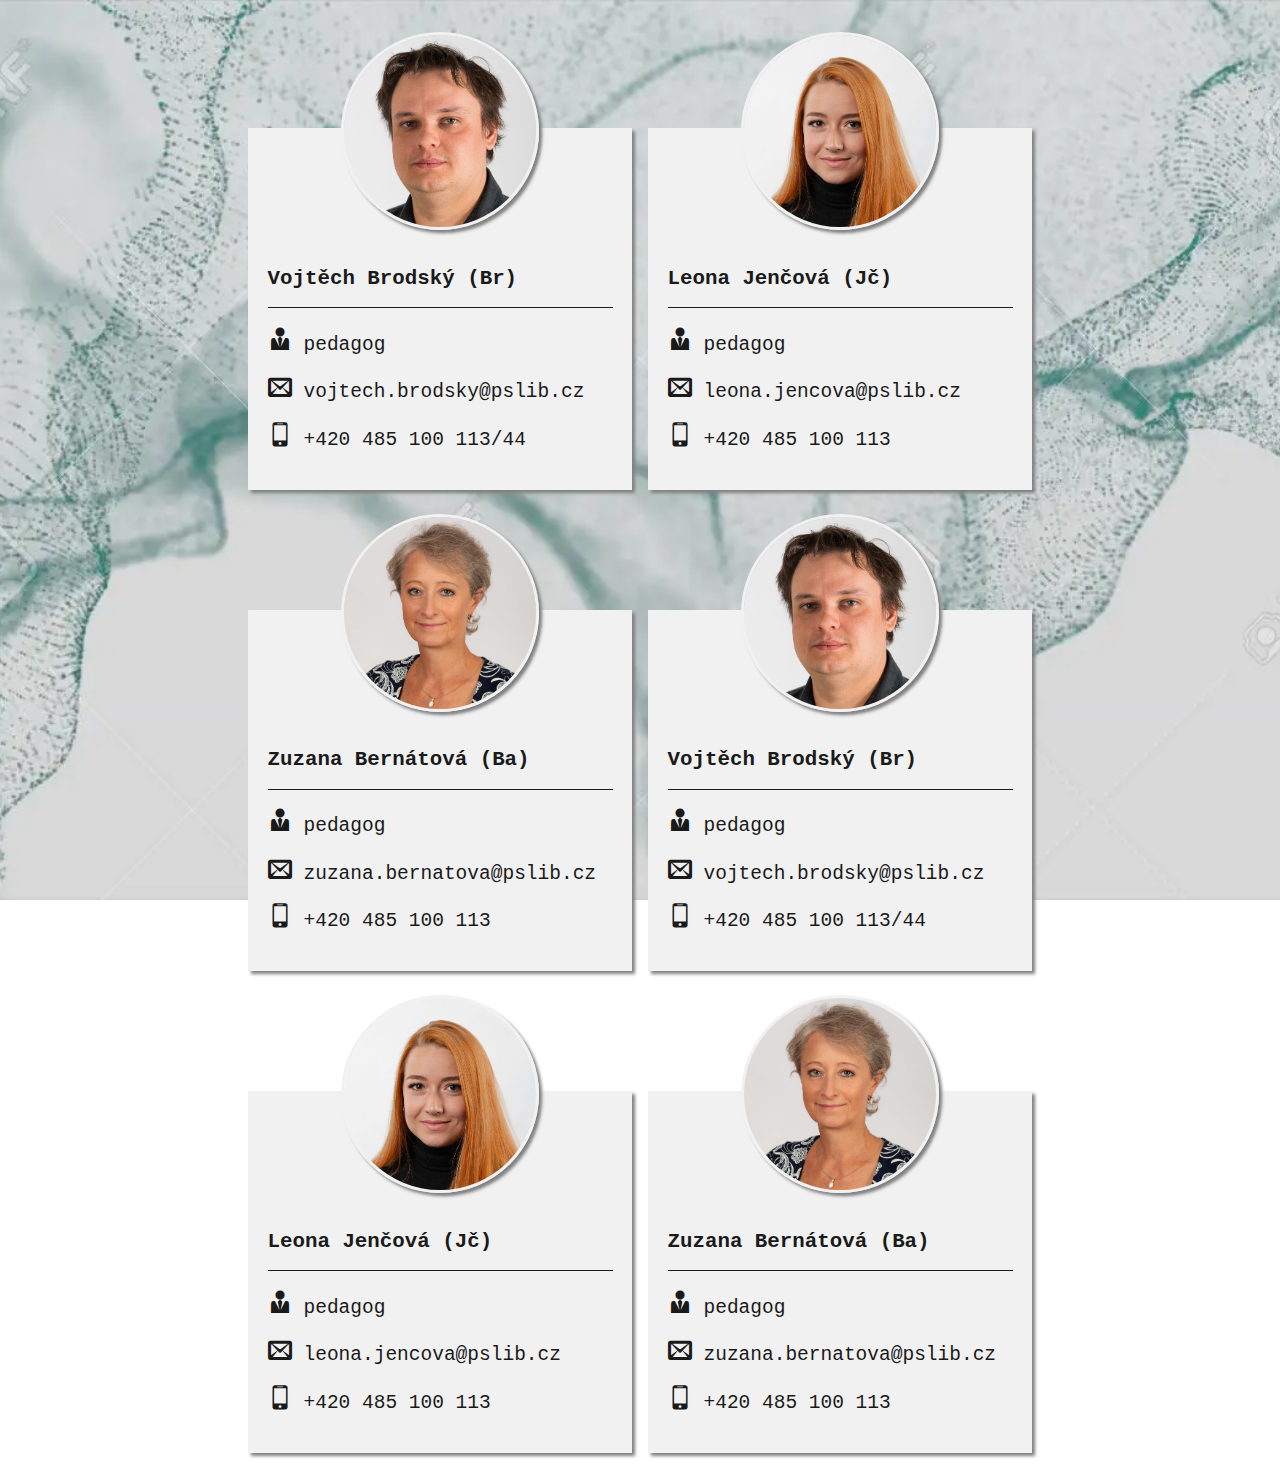
<file: index.html>
<!DOCTYPE html>
<html lang="en">

<head>
    <meta charset="UTF-8">
    <meta name="viewport" content="width=device-width, initial-scale=1.0">
    <link rel="stylesheet" href="css/layout.css">
    <link rel="stylesheet" href="css/main.css">
    <link rel="stylesheet" href="icomoon/style.css">
    <title>Document</title>
</head>

<body>
    <div class="page">
        <header>
            <figure class="zarovnani">

                
                <div class="card">


                    <header class="card__photo">
                        <img class="profilovka stin" src="./img/Br.jpg">
                    </header>


                    <div class="block">

                        <h2 class="heading--h2">Vojtěch Brodský (Br)</h2>
                        <div class="info">
                            <p>
                                <span class="icon-job">
                                </span>
                                pedagog
                            </p>
                            <p>
                                <span class="icon-mail">
                                </span>
                                vojtech.brodsky@pslib.cz
                            </p>
                            <p>
                                <span class="icon-mobile">
                                </span>
                                +420 485 100 113/44
                            </p>
                        </div>

                    </div>
                </div>
                <div class="card">


                    <header class="card__photo">
                        <img class="profilovka stin" src="./img/Jc.jpg">
                    </header>


                    <div class="block">

                        <h2 class="heading--h2">Leona Jenčová (Jč)</h2>
                        <div class="info">
                            <p>
                                <span class="icon-job">
                                </span>
                                pedagog
                            </p>
                            <p>
                                <span class="icon-mail">
                                </span>
                                leona.jencova@pslib.cz
                            </p>
                            <p>
                                <span class="icon-mobile">
                                </span>
                                +420 485 100 113
                            </p>
                        </div>

                    </div>
                </div>
                <div class="card">


                    <header class="card__photo">
                        <img class="profilovka stin" src="./img/Ba.jpg">
                    </header>


                    <div class="block">

                        <h2 class="heading--h2">Zuzana Bernátová (Ba)</h2>
                        <div class="info">
                            <p>
                                <span class="icon-job">
                                </span>
                                pedagog
                            </p>
                            <p>
                                <span class="icon-mail">
                                </span>
                                zuzana.bernatova@pslib.cz
                            </p>
                            <p>
                                <span class="icon-mobile">
                                </span>
                                +420 485 100 113
                            </p>
                        </div>

                    </div>
                </div>
                <div class="card">


                    <header class="card__photo">
                        <img class="profilovka stin" src="./img/Br.jpg">
                    </header>


                    <div class="block">

                        <h2 class="heading--h2">Vojtěch Brodský (Br)</h2>
                        <div class="info">
                            <p>
                                <span class="icon-job">
                                </span>
                                pedagog
                            </p>
                            <p>
                                <span class="icon-mail">
                                </span>
                                vojtech.brodsky@pslib.cz
                            </p>
                            <p>
                                <span class="icon-mobile">
                                </span>
                                +420 485 100 113/44
                            </p>
                        </div>

                    </div>
                </div>
                <div class="card">


                    <header class="card__photo">
                        <img class="profilovka stin" src="./img/Jc.jpg">
                    </header>


                    <div class="block">

                        <h2 class="heading--h2">Leona Jenčová (Jč)</h2>
                        <div class="info">
                            <p>
                                <span class="icon-job">
                                </span>
                                pedagog
                            </p>
                            <p>
                                <span class="icon-mail">
                                </span>
                                leona.jencova@pslib.cz
                            </p>
                            <p>
                                <span class="icon-mobile">
                                </span>
                                +420 485 100 113
                            </p>
                        </div>

                    </div>
                </div>
                <div class="card">


                    <header class="card__photo">
                        <img class="profilovka stin" src="./img/Ba.jpg">
                    </header>


                    <div class="block">

                        <h2 class="heading--h2">Zuzana Bernátová (Ba)</h2>
                        <div class="info">
                            <p>
                                <span class="icon-job">
                                </span>
                                pedagog
                            </p>
                            <p>
                                <span class="icon-mail">
                                </span>
                                zuzana.bernatova@pslib.cz
                            </p>
                            <p>
                                <span class="icon-mobile">
                                </span>
                                +420 485 100 113
                            </p>
                        </div>

                    </div>
                </div>

            </figure>
        </header>
    </div>



</body>

</html>
</file>
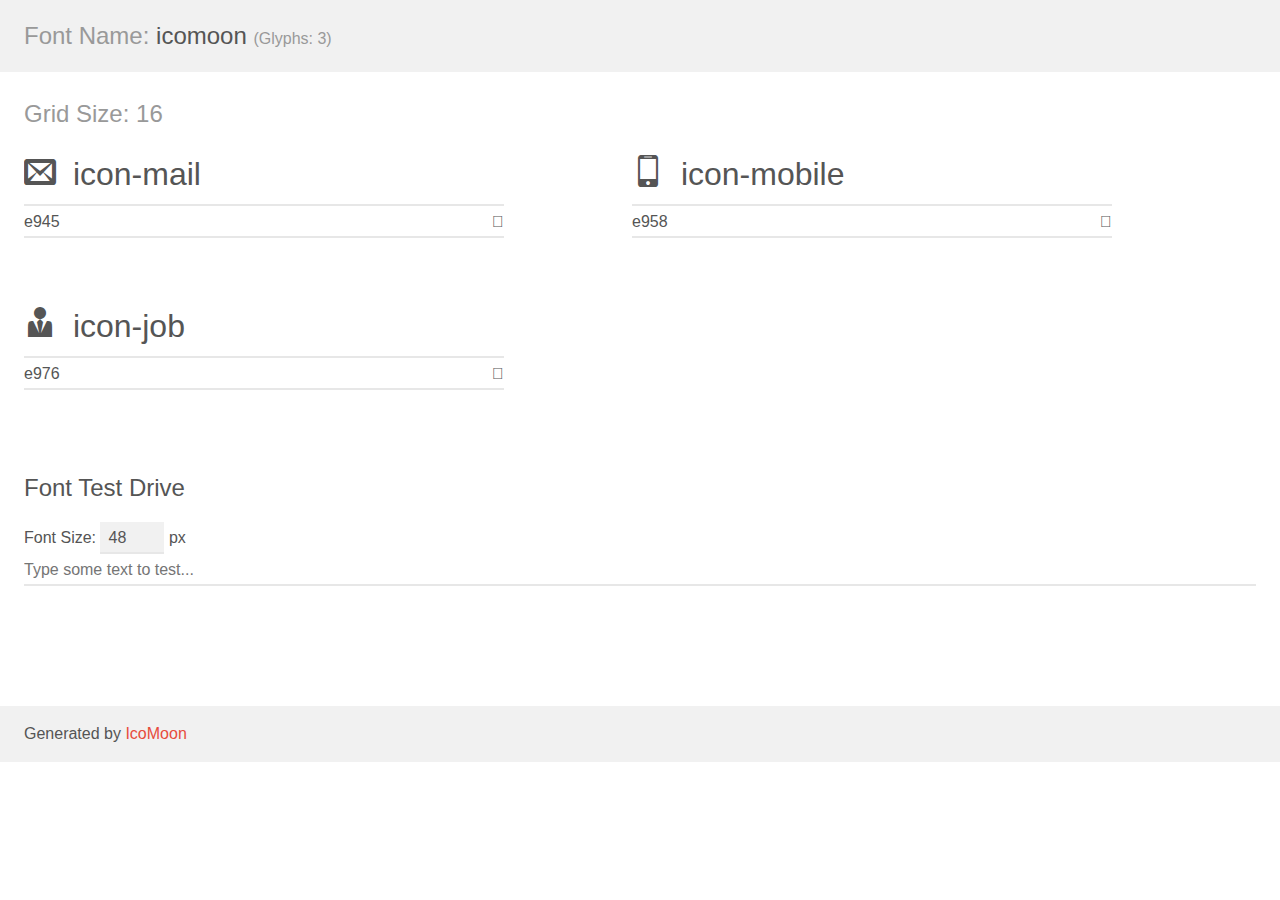
<file: icomoon/demo.html>
<!doctype html>
<html>
<head>
    <meta charset="utf-8">
    <title>IcoMoon Demo</title>
    <meta name="description" content="An Icon Font Generated By IcoMoon.io">
    <meta name="viewport" content="width=device-width, initial-scale=1">
    <link rel="stylesheet" href="demo-files/demo.css">
    <link rel="stylesheet" href="style.css"></head>
<body>
    <div class="bgc1 clearfix">
        <h1 class="mhmm mvm"><span class="fgc1">Font Name:</span> icomoon <small class="fgc1">(Glyphs:&nbsp;3)</small></h1>
    </div>
    <div class="clearfix mhl ptl">
        <h1 class="mvm mtn fgc1">Grid Size: 16</h1>
        <div class="glyph fs1">
            <div class="clearfix bshadow0 pbs">
                <span class="icon-mail"></span>
                <span class="mls"> icon-mail</span>
            </div>
            <fieldset class="fs0 size1of1 clearfix hidden-false">
                <input type="text" readonly value="e945" class="unit size1of2" />
                <input type="text" maxlength="1" readonly value="&#xe945;" class="unitRight size1of2 talign-right" />
            </fieldset>
            <div class="fs0 bshadow0 clearfix hidden-true">
                <span class="unit pvs fgc1">liga: </span>
                <input type="text" readonly value="envelop, mail" class="liga unitRight" />
            </div>
        </div>
        <div class="glyph fs1">
            <div class="clearfix bshadow0 pbs">
                <span class="icon-mobile"></span>
                <span class="mls"> icon-mobile</span>
            </div>
            <fieldset class="fs0 size1of1 clearfix hidden-false">
                <input type="text" readonly value="e958" class="unit size1of2" />
                <input type="text" maxlength="1" readonly value="&#xe958;" class="unitRight size1of2 talign-right" />
            </fieldset>
            <div class="fs0 bshadow0 clearfix hidden-true">
                <span class="unit pvs fgc1">liga: </span>
                <input type="text" readonly value="mobile, cell-phone" class="liga unitRight" />
            </div>
        </div>
        <div class="glyph fs1">
            <div class="clearfix bshadow0 pbs">
                <span class="icon-job"></span>
                <span class="mls"> icon-job</span>
            </div>
            <fieldset class="fs0 size1of1 clearfix hidden-false">
                <input type="text" readonly value="e976" class="unit size1of2" />
                <input type="text" maxlength="1" readonly value="&#xe976;" class="unitRight size1of2 talign-right" />
            </fieldset>
            <div class="fs0 bshadow0 clearfix hidden-true">
                <span class="unit pvs fgc1">liga: </span>
                <input type="text" readonly value="user-tie, user5" class="liga unitRight" />
            </div>
        </div>
    </div>

    <!--[if gt IE 8]><!-->
    <div class="mhl clearfix mbl">
        <h1>Font Test Drive</h1>
        <label>
            Font Size: <input id="fontSize" type="number" class="textbox0 mbm"
            min="8" value="48" />
            px
        </label>
        <input id="testText" type="text" class="phl size1of1 mvl"
        placeholder="Type some text to test..." value=""/>
        <div id="testDrive" class="icon-" style="font-family: icomoon">&nbsp;
        </div>
    </div>
    <!--<![endif]-->
    <div class="bgc1 clearfix">
        <p class="mhl">Generated by <a href="https://icomoon.io/app">IcoMoon</a></p>
    </div>

    <script src="demo-files/demo.js"></script>
</body>
</html>
</file>
<file: css/layout.css>

</file>
<file: css/main.css>
:root {
    --Light: rgb(241, 241, 241);
    --shadow: gray;
    --dark: rgb(26, 26, 26);

}

body{
    background-image: url(../img/bg.webp);
    background-attachment: fixed;
    background-size: cover;
    background-position: center;
}

.zarovnani{
    display: flex;
  flex-wrap: wrap;
  justify-content: center;
}

.card{
    background-color: var(--Light);
    width: 24em;
    /* display: inline-block; */
    margin: 0.5em;
    margin-top: 7em;
    box-shadow: 0.2em 0.2em 0.2em var(--shadow);
    
    
    
}

.card__photo{
    width: 12em;
    height: 12em;
    border-radius: 50%;
    overflow: hidden;
    
    /* padding: auto; */
    margin: auto;
    margin-top: -6em;
    border: 0.2em solid var(--Light);
    box-shadow: 0.2em 0.2em 0.2em var(--shadow);
}

.profilovka{
    width: 100%;
    overflow-clip-margin: content-box;
    overflow: clip;
    /* margin-top: -1em; */
    
}

.block{
    /* padding-top: 5em; */
    /* margin-top: -3em; */
    /* margin-top: -4em; */
    padding: 1.5em;
    font-family:monospace;
    color: var(--dark);
}

.space{
    height: 2em;
    background-color: rgba(255, 0, 0, 0);
}

.info{
    border-top: 0.1em solid var(--dark);
    font-size: 1.5em;
}

.heading--h2{
    font-size: 1.6em;
    font-weight: bold;
}
</file>
<file: icomoon/style.css>
@font-face {
  font-family: 'icomoon';
  src:  url('fonts/icomoon.eot?33ld5q');
  src:  url('fonts/icomoon.eot?33ld5q#iefix') format('embedded-opentype'),
    url('fonts/icomoon.ttf?33ld5q') format('truetype'),
    url('fonts/icomoon.woff?33ld5q') format('woff'),
    url('fonts/icomoon.svg?33ld5q#icomoon') format('svg');
  font-weight: normal;
  font-style: normal;
  font-display: block;
}

[class^="icon-"], [class*=" icon-"] {
  /* use !important to prevent issues with browser extensions that change fonts */
  font-family: 'icomoon' !important;
  speak: never;
  font-style: normal;
  font-weight: normal;
  font-variant: normal;
  text-transform: none;
  line-height: 1;

  /* Better Font Rendering =========== */
  -webkit-font-smoothing: antialiased;
  -moz-osx-font-smoothing: grayscale;
}

.icon-mail:before {
  content: "\e945";
}
.icon-mobile:before {
  content: "\e958";
}
.icon-job:before {
  content: "\e976";
}
</file>
<file: icomoon/demo-files/demo.css>
body {
  padding: 0;
  margin: 0;
  font-family: sans-serif;
  font-size: 1em;
  line-height: 1.5;
  color: #555;
  background: #fff;
}
h1 {
  font-size: 1.5em;
  font-weight: normal;
}
small {
  font-size: .66666667em;
}
a {
  color: #e74c3c;
  text-decoration: none;
}
a:hover, a:focus {
  box-shadow: 0 1px #e74c3c;
}
.bshadow0, input {
  box-shadow: inset 0 -2px #e7e7e7;
}
input:hover {
  box-shadow: inset 0 -2px #ccc;
}
input, fieldset {
  font-family: sans-serif;
  font-size: 1em;
  margin: 0;
  padding: 0;
  border: 0;
}
input {
  color: inherit;
  line-height: 1.5;
  height: 1.5em;
  padding: .25em 0;
}
input:focus {
  outline: none;
  box-shadow: inset 0 -2px #449fdb;
}
.glyph {
  font-size: 16px;
  width: 15em;
  padding-bottom: 1em;
  margin-right: 4em;
  margin-bottom: 1em;
  float: left;
  overflow: hidden;
}
.liga {
  width: 80%;
  width: calc(100% - 2.5em);
}
.talign-right {
  text-align: right;
}
.talign-center {
  text-align: center;
}
.bgc1 {
  background: #f1f1f1;
}
.fgc1 {
  color: #999;
}
.fgc0 {
  color: #000;
}
p {
  margin-top: 1em;
  margin-bottom: 1em;
}
.mvm {
  margin-top: .75em;
  margin-bottom: .75em;
}
.mtn {
  margin-top: 0;
}
.mtl, .mal {
  margin-top: 1.5em;
}
.mbl, .mal {
  margin-bottom: 1.5em;
}
.mal, .mhl {
  margin-left: 1.5em;
  margin-right: 1.5em;
}
.mhmm {
  margin-left: 1em;
  margin-right: 1em;
}
.mls {
  margin-left: .25em;
}
.ptl {
  padding-top: 1.5em;
}
.pbs, .pvs {
  padding-bottom: .25em;
}
.pvs, .pts {
  padding-top: .25em;
}
.unit {
  float: left;
}
.unitRight {
  float: right;
}
.size1of2 {
  width: 50%;
}
.size1of1 {
  width: 100%;
}
.clearfix:before, .clearfix:after {
  content: " ";
  display: table;
}
.clearfix:after {
  clear: both;
}
.hidden-true {
  display: none;
}
.textbox0 {
  width: 3em;
  background: #f1f1f1;
  padding: .25em .5em;
  line-height: 1.5;
  height: 1.5em;
}
#testDrive {
  display: block;
  padding-top: 24px;
  line-height: 1.5;
}
.fs0 {
  font-size: 16px;
}
.fs1 {
  font-size: 32px;
}
</file>
